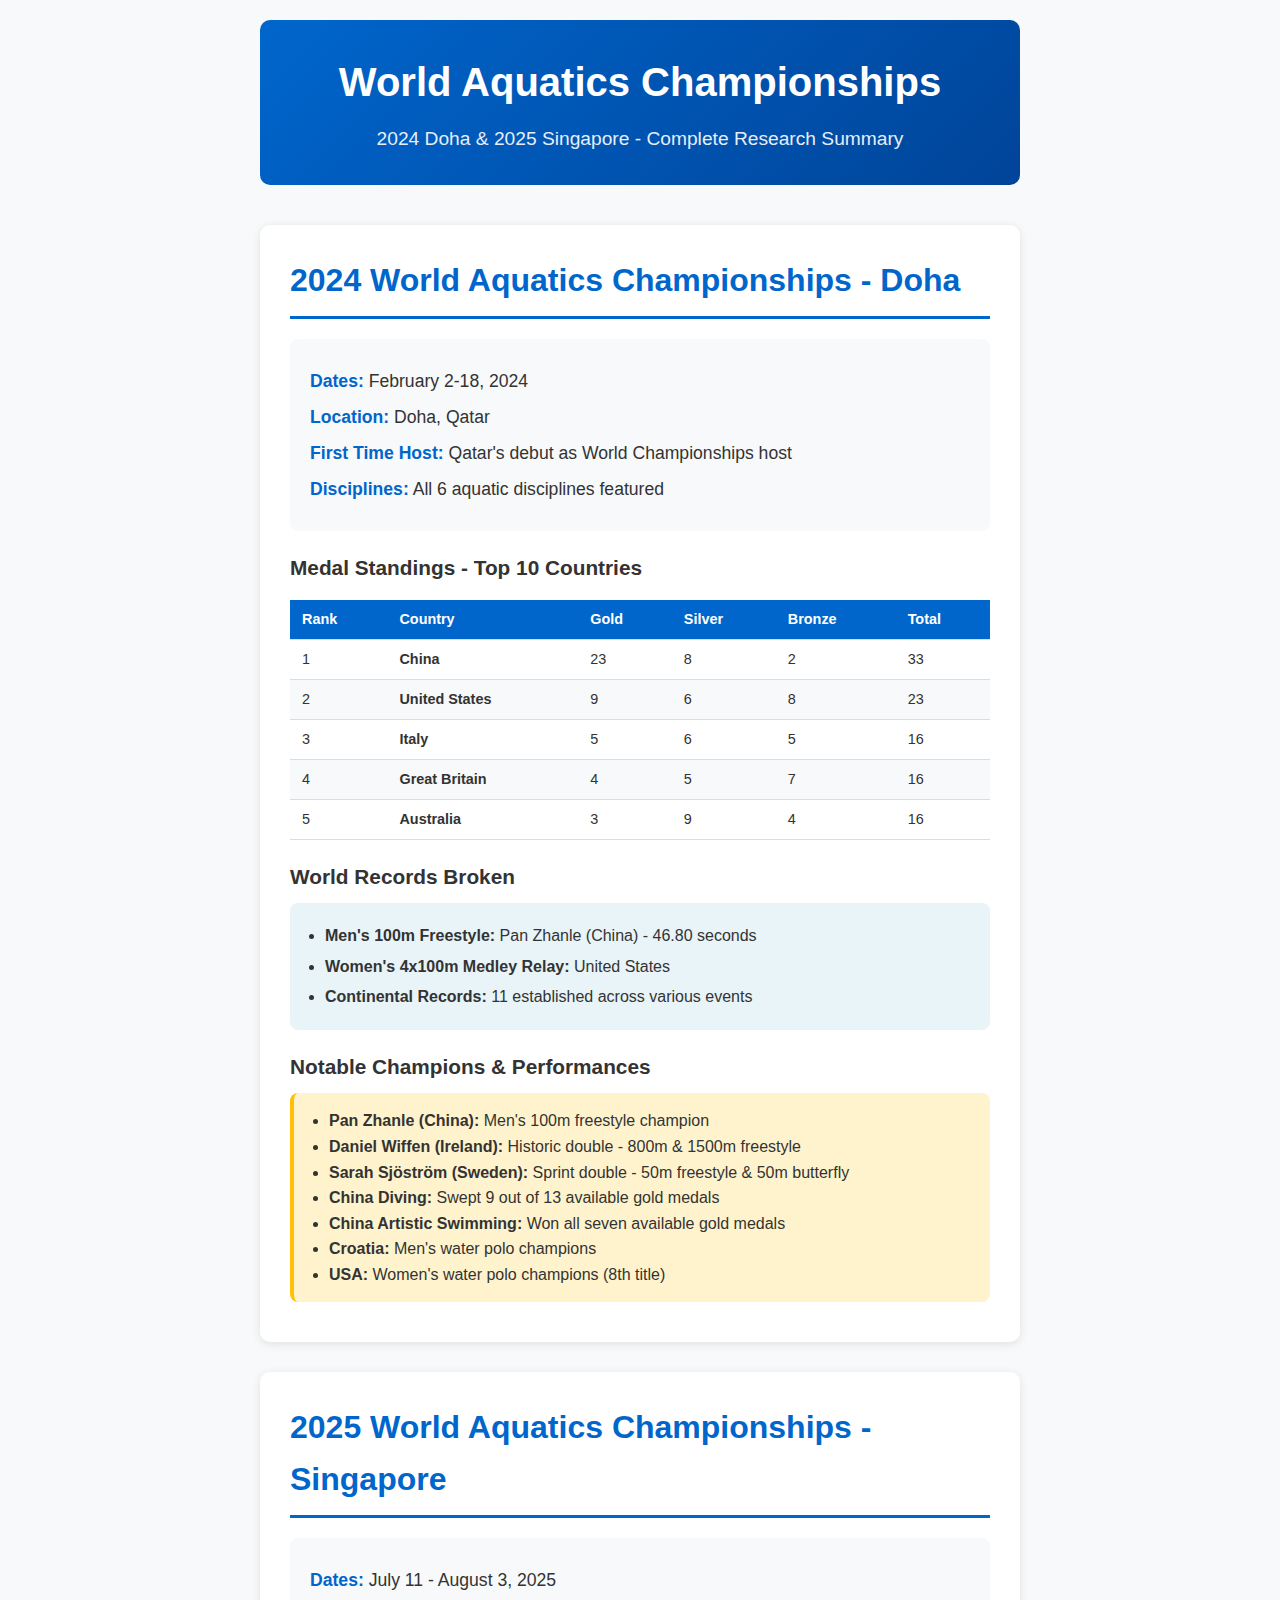
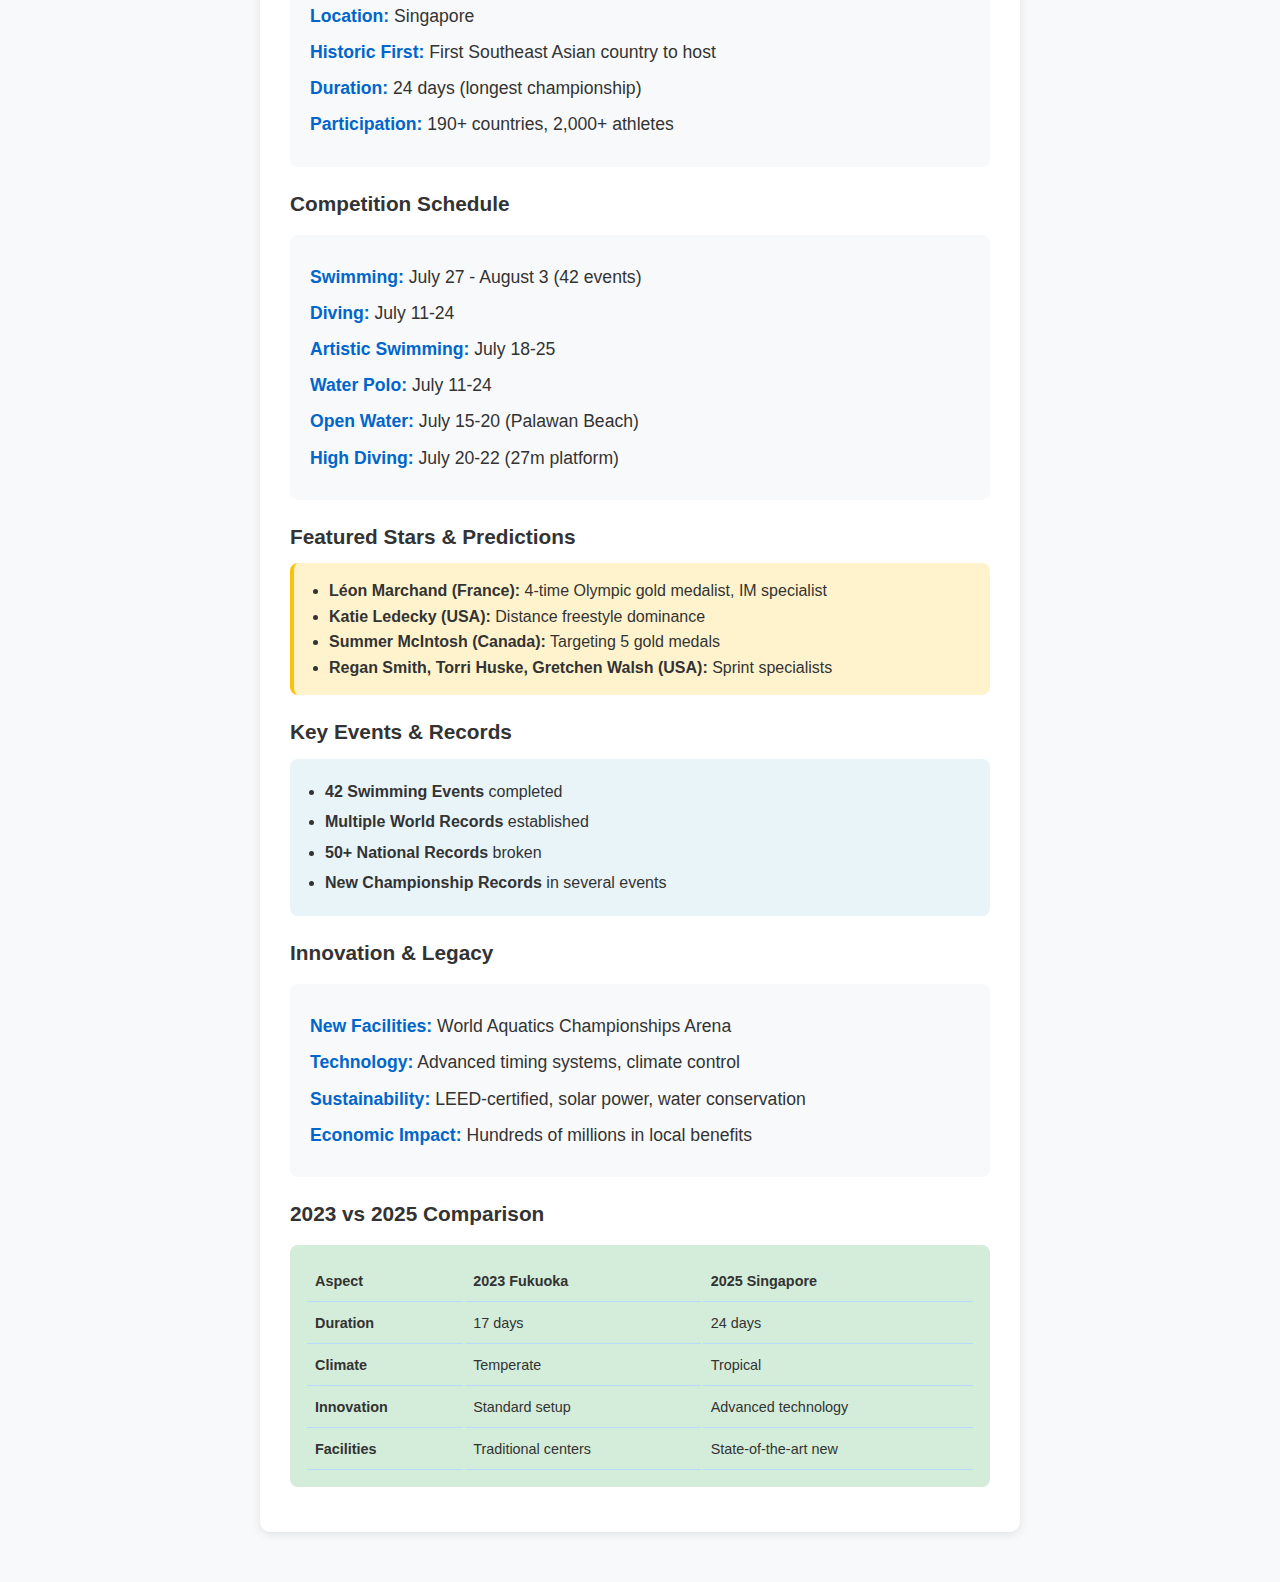
<file: docs/examples/multi-agent/swimming-championships.html>
<!DOCTYPE html>
<html lang="en">
<head>
    <meta charset="UTF-8">
    <meta name="viewport" content="width=device-width, initial-scale=1.0">
    <title>World Aquatics Championships: 2024 Doha & 2025 Singapore</title>
    <style>
        * {
            margin: 0;
            padding: 0;
            box-sizing: border-box;
        }

        body {
            font-family: -apple-system, BlinkMacSystemFont, 'Segoe UI', Roboto, Oxygen, Ubuntu, Cantarell, sans-serif;
            line-height: 1.6;
            color: #333;
            background-color: #f8f9fa;
        }

        .container {
            max-width: 800px;
            margin: 0 auto;
            padding: 20px;
        }

        header {
            text-align: center;
            margin-bottom: 40px;
            padding: 30px 0;
            background: linear-gradient(135deg, #0066cc, #004499);
            color: white;
            border-radius: 10px;
        }

        h1 {
            font-size: 2.5rem;
            margin-bottom: 10px;
            font-weight: 700;
        }

        .subtitle {
            font-size: 1.2rem;
            opacity: 0.9;
        }

        .championship {
            background: white;
            margin-bottom: 30px;
            padding: 30px;
            border-radius: 10px;
            box-shadow: 0 2px 10px rgba(0,0,0,0.1);
        }

        .championship h2 {
            color: #0066cc;
            font-size: 2rem;
            margin-bottom: 20px;
            border-bottom: 3px solid #0066cc;
            padding-bottom: 10px;
        }

        .championship h3 {
            color: #333;
            font-size: 1.3rem;
            margin: 20px 0 10px 0;
            font-weight: 600;
        }

        .key-info {
            background: #f8f9fa;
            padding: 20px;
            border-radius: 8px;
            margin: 15px 0;
        }

        .key-info p {
            margin: 8px 0;
            font-size: 1.1rem;
        }

        .key-info strong {
            color: #0066cc;
        }

        .medal-table {
            width: 100%;
            border-collapse: collapse;
            margin: 15px 0;
            font-size: 0.9rem;
        }

        .medal-table th,
        .medal-table td {
            padding: 8px 12px;
            text-align: left;
            border-bottom: 1px solid #ddd;
        }

        .medal-table th {
            background-color: #0066cc;
            color: white;
            font-weight: 600;
        }

        .medal-table tr:nth-child(even) {
            background-color: #f8f9fa;
        }

        .records {
            background: #e8f4f8;
            padding: 15px;
            border-radius: 8px;
            margin: 10px 0;
        }

        .records ul {
            margin-left: 20px;
        }

        .records li {
            margin: 5px 0;
        }

        .highlights {
            background: #fff3cd;
            padding: 15px;
            border-radius: 8px;
            margin: 10px 0;
            border-left: 4px solid #ffc107;
        }

        .highlights ul {
            margin-left: 20px;
        }

        .comparison {
            background: #d4edda;
            padding: 15px;
            border-radius: 8px;
            margin: 15px 0;
        }

        .comparison table {
            width: 100%;
            font-size: 0.9rem;
        }

        .comparison th,
        .comparison td {
            padding: 8px;
            text-align: left;
            border-bottom: 1px solid #b8daff;
        }

        @media (max-width: 600px) {
            .container {
                padding: 10px;
            }

            h1 {
                font-size: 2rem;
            }

            .championship {
                padding: 20px;
            }

            .medal-table {
                font-size: 0.8rem;
            }

            .medal-table th,
            .medal-table td {
                padding: 6px 8px;
            }
        }
    </style>
</head>
<body>
    <div class="container">
        <header>
            <h1>World Aquatics Championships</h1>
            <p class="subtitle">2024 Doha & 2025 Singapore - Complete Research Summary</p>
        </header>

        <!-- 2024 Doha Championships -->
        <section class="championship">
            <h2>2024 World Aquatics Championships - Doha</h2>
            
            <div class="key-info">
                <p><strong>Dates:</strong> February 2-18, 2024</p>
                <p><strong>Location:</strong> Doha, Qatar</p>
                <p><strong>First Time Host:</strong> Qatar's debut as World Championships host</p>
                <p><strong>Disciplines:</strong> All 6 aquatic disciplines featured</p>
            </div>

            <h3>Medal Standings - Top 10 Countries</h3>
            <table class="medal-table">
                <thead>
                    <tr>
                        <th>Rank</th>
                        <th>Country</th>
                        <th>Gold</th>
                        <th>Silver</th>
                        <th>Bronze</th>
                        <th>Total</th>
                    </tr>
                </thead>
                <tbody>
                    <tr>
                        <td>1</td>
                        <td><strong>China</strong></td>
                        <td>23</td>
                        <td>8</td>
                        <td>2</td>
                        <td>33</td>
                    </tr>
                    <tr>
                        <td>2</td>
                        <td><strong>United States</strong></td>
                        <td>9</td>
                        <td>6</td>
                        <td>8</td>
                        <td>23</td>
                    </tr>
                    <tr>
                        <td>3</td>
                        <td><strong>Italy</strong></td>
                        <td>5</td>
                        <td>6</td>
                        <td>5</td>
                        <td>16</td>
                    </tr>
                    <tr>
                        <td>4</td>
                        <td><strong>Great Britain</strong></td>
                        <td>4</td>
                        <td>5</td>
                        <td>7</td>
                        <td>16</td>
                    </tr>
                    <tr>
                        <td>5</td>
                        <td><strong>Australia</strong></td>
                        <td>3</td>
                        <td>9</td>
                        <td>4</td>
                        <td>16</td>
                    </tr>
                </tbody>
            </table>

            <h3>World Records Broken</h3>
            <div class="records">
                <ul>
                    <li><strong>Men's 100m Freestyle:</strong> Pan Zhanle (China) - 46.80 seconds</li>
                    <li><strong>Women's 4x100m Medley Relay:</strong> United States</li>
                    <li><strong>Continental Records:</strong> 11 established across various events</li>
                </ul>
            </div>

            <h3>Notable Champions & Performances</h3>
            <div class="highlights">
                <ul>
                    <li><strong>Pan Zhanle (China):</strong> Men's 100m freestyle champion</li>
                    <li><strong>Daniel Wiffen (Ireland):</strong> Historic double - 800m & 1500m freestyle</li>
                    <li><strong>Sarah Sjöström (Sweden):</strong> Sprint double - 50m freestyle & 50m butterfly</li>
                    <li><strong>China Diving:</strong> Swept 9 out of 13 available gold medals</li>
                    <li><strong>China Artistic Swimming:</strong> Won all seven available gold medals</li>
                    <li><strong>Croatia:</strong> Men's water polo champions</li>
                    <li><strong>USA:</strong> Women's water polo champions (8th title)</li>
                </ul>
            </div>
        </section>

        <!-- 2025 Singapore Championships -->
        <section class="championship">
            <h2>2025 World Aquatics Championships - Singapore</h2>
            
            <div class="key-info">
                <p><strong>Dates:</strong> July 11 - August 3, 2025</p>
                <p><strong>Location:</strong> Singapore</p>
                <p><strong>Historic First:</strong> First Southeast Asian country to host</p>
                <p><strong>Duration:</strong> 24 days (longest championship)</p>
                <p><strong>Participation:</strong> 190+ countries, 2,000+ athletes</p>
            </div>

            <h3>Competition Schedule</h3>
            <div class="key-info">
                <p><strong>Swimming:</strong> July 27 - August 3 (42 events)</p>
                <p><strong>Diving:</strong> July 11-24</p>
                <p><strong>Artistic Swimming:</strong> July 18-25</p>
                <p><strong>Water Polo:</strong> July 11-24</p>
                <p><strong>Open Water:</strong> July 15-20 (Palawan Beach)</p>
                <p><strong>High Diving:</strong> July 20-22 (27m platform)</p>
            </div>

            <h3>Featured Stars & Predictions</h3>
            <div class="highlights">
                <ul>
                    <li><strong>Léon Marchand (France):</strong> 4-time Olympic gold medalist, IM specialist</li>
                    <li><strong>Katie Ledecky (USA):</strong> Distance freestyle dominance</li>
                    <li><strong>Summer McIntosh (Canada):</strong> Targeting 5 gold medals</li>
                    <li><strong>Regan Smith, Torri Huske, Gretchen Walsh (USA):</strong> Sprint specialists</li>
                </ul>
            </div>

            <h3>Key Events & Records</h3>
            <div class="records">
                <ul>
                    <li><strong>42 Swimming Events</strong> completed</li>
                    <li><strong>Multiple World Records</strong> established</li>
                    <li><strong>50+ National Records</strong> broken</li>
                    <li><strong>New Championship Records</strong> in several events</li>
                </ul>
            </div>

            <h3>Innovation & Legacy</h3>
            <div class="key-info">
                <p><strong>New Facilities:</strong> World Aquatics Championships Arena</p>
                <p><strong>Technology:</strong> Advanced timing systems, climate control</p>
                <p><strong>Sustainability:</strong> LEED-certified, solar power, water conservation</p>
                <p><strong>Economic Impact:</strong> Hundreds of millions in local benefits</p>
            </div>

            <h3>2023 vs 2025 Comparison</h3>
            <div class="comparison">
                <table>
                    <tr>
                        <th>Aspect</th>
                        <th>2023 Fukuoka</th>
                        <th>2025 Singapore</th>
                    </tr>
                    <tr>
                        <td><strong>Duration</strong></td>
                        <td>17 days</td>
                        <td>24 days</td>
                    </tr>
                    <tr>
                        <td><strong>Climate</strong></td>
                        <td>Temperate</td>
                        <td>Tropical</td>
                    </tr>
                    <tr>
                        <td><strong>Innovation</strong></td>
                        <td>Standard setup</td>
                        <td>Advanced technology</td>
                    </tr>
                    <tr>
                        <td><strong>Facilities</strong></td>
                        <td>Traditional centers</td>
                        <td>State-of-the-art new</td>
                    </tr>
                </table>
            </div>
        </section>
    </div>
</body>
</html>
</file>
